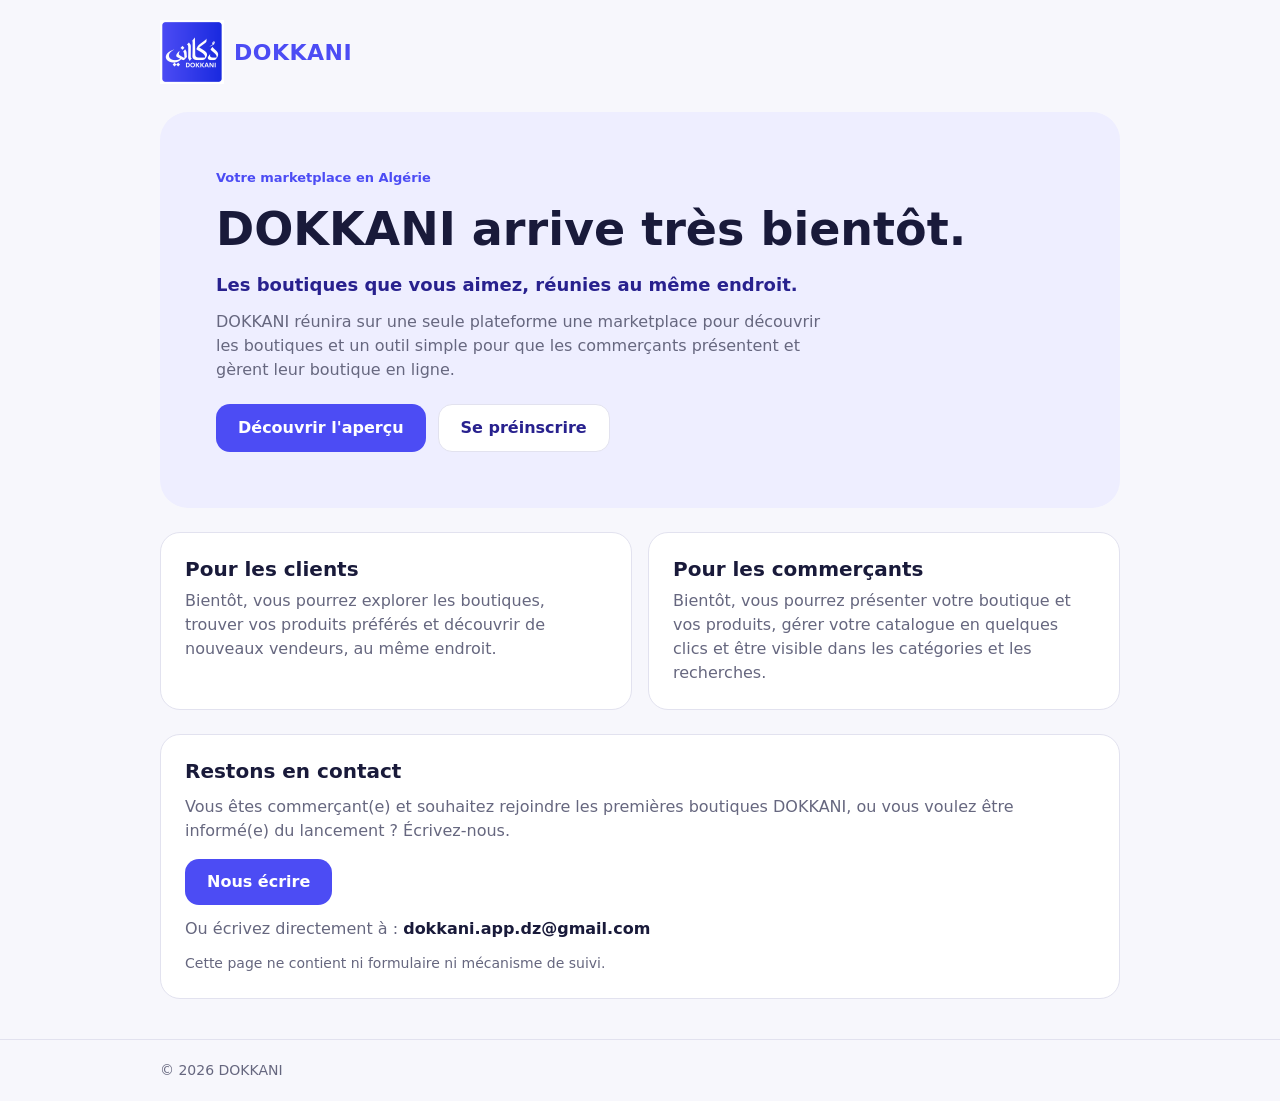
<file: index.html>
<!DOCTYPE html>
<html lang="fr">
<head>
  <meta charset="UTF-8">
  <meta name="viewport" content="width=device-width, initial-scale=1.0">
  <meta name="description" content="DOKKANI, votre marketplace en Algérie, arrive très bientôt : les boutiques que vous aimez, réunies au même endroit.">
  <meta name="theme-color" content="#4C4CF4">
  <title>DOKKANI — Lancement très bientôt</title>
  <link rel="icon" href="logo.png">
  <style>
    /* Page d'attente autonome : aucun script, aucune ressource externe.
       Couleurs : palette officielle DOKKANI (docs/DECISIONS.md, style.css). */
    :root {
      --color-primary: #4C4CF4;
      --color-primary-hover: #3535C9;
      --color-primary-light: #EEEEFF;
      --color-brand-deep: #28218E;
      --color-white: #FFFFFF;
      --color-background: #F7F7FC;
      --color-border: #E2E2EF;
      --color-text-secondary: #66677F;
      --color-text: #292A45;
      --color-heading: #191A3A;
      --radius-lg: 20px;
      --radius-md: 14px;
    }

    *, *::before, *::after { box-sizing: border-box; }

    body {
      margin: 0;
      font-family: system-ui, -apple-system, "Segoe UI", Roboto, "Noto Sans Arabic",
        "Noto Naskh Arabic", "Geeza Pro", Tahoma, Arial, sans-serif;
      font-size: 16px;
      line-height: 1.5;
      color: var(--color-text);
      background: var(--color-background);
      min-height: 100vh;
      display: flex;
      flex-direction: column;
      overflow-wrap: break-word;
    }

    .container { width: min(960px, 100% - 32px); margin-inline: auto; }

    h1, h2 { margin: 0; line-height: 1.2; color: var(--color-heading); }
    p { margin: 0; }

    header { padding-block: 20px; }
    .brand {
      display: flex;
      align-items: center;
      gap: 10px;
      font-weight: 800;
      font-size: 22px;
      color: var(--color-primary);
      letter-spacing: .5px;
    }
    .brand img { width: 64px; height: 64px; object-fit: contain; }

    main { flex: 1; display: grid; gap: 24px; padding-block: 8px 40px; }

    .hero {
      padding: clamp(24px, 5vw, 56px);
      border-radius: 28px;
      background: var(--color-primary-light);
    }
    .eyebrow { color: var(--color-primary); font-weight: 600; font-size: 13px; }
    .hero h1 { font-size: clamp(28px, 6vw, 46px); margin-block: 14px; }
    .lead { font-size: 18px; font-weight: 600; color: var(--color-brand-deep); }
    .intro { margin-block-start: 12px; max-width: 60ch; color: var(--color-text-secondary); }

    .cards { display: grid; grid-template-columns: repeat(auto-fit, minmax(240px, 1fr)); gap: 16px; }
    .card {
      padding: 24px;
      border-radius: var(--radius-lg);
      background: var(--color-white);
      border: 1px solid var(--color-border);
    }
    .card h2 { font-size: 20px; margin-block-end: 8px; }
    .card p { color: var(--color-text-secondary); }
    .contact p { margin-block-start: 12px; }

    .btn {
      display: inline-flex;
      align-items: center;
      justify-content: center;
      min-height: 44px;
      margin-block-start: 16px;
      padding: 11px 22px;
      border-radius: var(--radius-md);
      background: var(--color-primary);
      color: var(--color-white);
      font-weight: 600;
      text-decoration: none;
    }
    .btn:hover { background: var(--color-primary-hover); }
    .actions { display: flex; flex-wrap: wrap; gap: 12px; margin-block-start: 22px; }
    .actions .btn { margin-block-start: 0; }
    .btn-outline { background: var(--color-white); color: var(--color-brand-deep); border: 1px solid var(--color-border); }
    .btn-outline:hover { background: var(--color-white); color: var(--color-primary); border-color: var(--color-primary); }
    .btn:focus-visible { outline: 3px solid var(--color-primary); outline-offset: 2px; }

    .email { direction: ltr; unicode-bidi: isolate; font-weight: 600; color: var(--color-heading); }
    .note { font-size: 14px; }

    footer {
      padding-block: 20px;
      border-block-start: 1px solid var(--color-border);
      color: var(--color-text-secondary);
      font-size: 14px;
    }
  </style>
</head>
<body>
  <header>
    <div class="container brand">
      <img src="logo.png" alt="" width="64" height="64">
      <span>DOKKANI</span>
    </div>
  </header>

  <main class="container">
    <section class="hero" aria-labelledby="titre">
      <p class="eyebrow">Votre marketplace en Algérie</p>
      <h1 id="titre">DOKKANI arrive très bientôt.</h1>
      <p class="lead">Les boutiques que vous aimez, réunies au même endroit.</p>
      <p class="intro">DOKKANI réunira sur une seule plateforme une marketplace pour découvrir les boutiques et un outil simple pour que les commerçants présentent et gèrent leur boutique en ligne.</p>
      <div class="actions">
        <a class="btn" href="apercu/">Découvrir l'aperçu</a>
        <a class="btn btn-outline" href="https://preinscription.dokkani-dz.com/">Se préinscrire</a>
      </div>
    </section>

    <div class="cards">
      <section class="card" aria-labelledby="clients">
        <h2 id="clients">Pour les clients</h2>
        <p>Bientôt, vous pourrez explorer les boutiques, trouver vos produits préférés et découvrir de nouveaux vendeurs, au même endroit.</p>
      </section>
      <section class="card" aria-labelledby="commercants">
        <h2 id="commercants">Pour les commerçants</h2>
        <p>Bientôt, vous pourrez présenter votre boutique et vos produits, gérer votre catalogue en quelques clics et être visible dans les catégories et les recherches.</p>
      </section>
    </div>

    <section class="card contact" aria-labelledby="contact">
      <h2 id="contact">Restons en contact</h2>
      <p>Vous êtes commerçant(e) et souhaitez rejoindre les premières boutiques DOKKANI, ou vous voulez être informé(e) du lancement ? Écrivez-nous.</p>
      <a class="btn" href="mailto:dokkani.app.dz@gmail.com?subject=Lancement%20de%20DOKKANI">Nous écrire</a>
      <p>Ou écrivez directement à : <span class="email">dokkani.app.dz@gmail.com</span></p>
      <p class="note">Cette page ne contient ni formulaire ni mécanisme de suivi.</p>
    </section>
  </main>

  <footer>
    <div class="container">© 2026 DOKKANI</div>
  </footer>
</body>
</html>
</file>
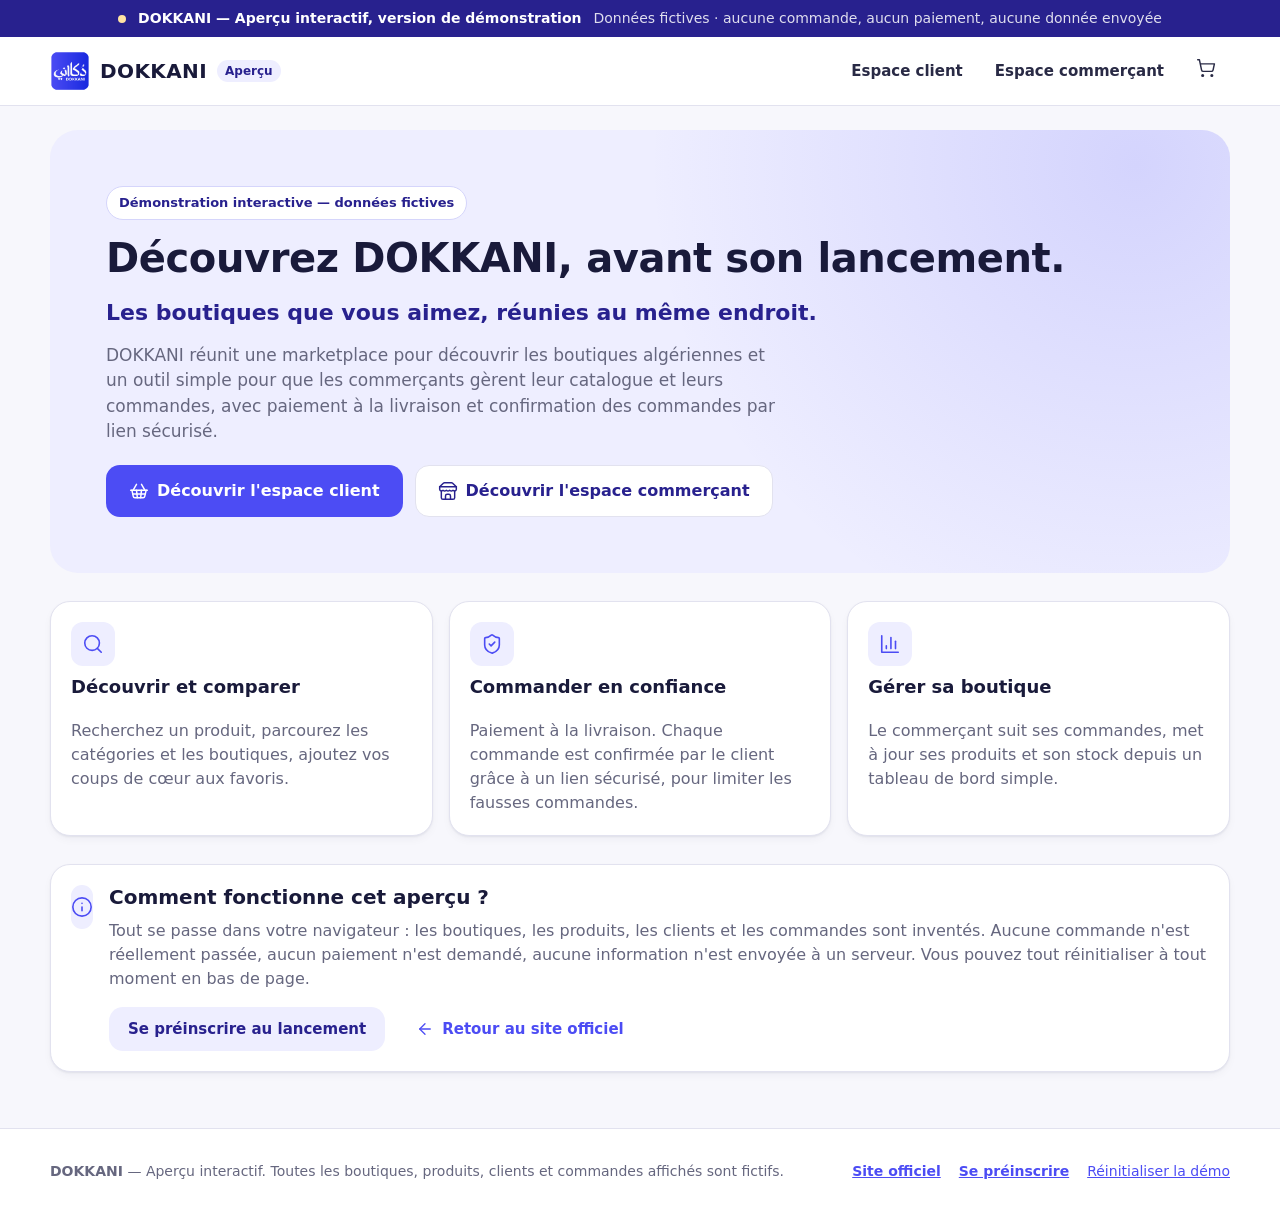
<file: apercu/index.html>
<!DOCTYPE html>
<html lang="fr">
<head>
  <meta charset="UTF-8">
  <meta name="viewport" content="width=device-width, initial-scale=1.0">
  <!-- Sécurité : aucune ressource ni connexion externe n'est autorisée sur cette page -->
  <meta http-equiv="Content-Security-Policy" content="default-src 'none'; script-src 'self'; style-src 'self'; img-src 'self'; connect-src 'self'; font-src 'self'; manifest-src 'self'; base-uri 'none'; form-action 'none'; object-src 'none'">
  <meta name="referrer" content="no-referrer">
  <meta name="robots" content="noindex, nofollow">
  <meta name="description" content="Aperçu interactif de DOKKANI : démonstration avec des données fictives des espaces client et commerçant.">
  <meta name="theme-color" content="#4C4CF4">
  <title>Aperçu interactif — DOKKANI (démonstration)</title>
  <link rel="icon" href="logo.png">
  <link rel="stylesheet" href="demo.css">
</head>
<body>
  <a class="skip-link" href="#app">Aller au contenu</a>

  <div class="demo-banner" role="note">
    <span class="demo-banner-dot" aria-hidden="true"></span>
    <strong>DOKKANI — Aperçu interactif, version de démonstration</strong>
    <span class="demo-banner-sub">Données fictives · aucune commande, aucun paiement, aucune donnée envoyée</span>
  </div>

  <header class="topbar">
    <div class="container topbar-inner">
      <a class="brand" href="#/" aria-label="Accueil de l'aperçu DOKKANI">
        <img src="logo.png" alt="" width="40" height="40">
        <span>DOKKANI</span>
        <span class="brand-tag">Aperçu</span>
      </a>
      <nav class="topnav" aria-label="Espaces de démonstration">
        <a href="#/client" data-nav="client">Espace client</a>
        <a href="#/commercant" data-nav="commercant">Espace commerçant</a>
        <a class="topnav-cart" href="#/client/panier" data-nav="panier" aria-label="Panier">
          <span data-icon="shopping-cart"></span>
          <span class="cart-count" id="cartCount">0</span>
        </a>
      </nav>
    </div>
  </header>

  <main id="app" class="container" tabindex="-1">
    <noscript>
      <p class="notice">Cette démonstration a besoin de JavaScript pour fonctionner.</p>
    </noscript>
  </main>

  <footer class="footer">
    <div class="container footer-inner">
      <div>
        <strong>DOKKANI</strong> — Aperçu interactif. Toutes les boutiques, produits,
        clients et commandes affichés sont fictifs.
      </div>
      <div class="footer-links">
        <a href="../">Site officiel</a>
        <a href="https://preinscription.dokkani-dz.com/" rel="noopener">Se préinscrire</a>
        <button class="link-btn" type="button" id="resetDemo">Réinitialiser la démo</button>
      </div>
    </div>
  </footer>

  <div class="toast" id="toast" role="status" aria-live="polite"></div>

  <script src="icons.js"></script>
  <script src="data.js"></script>
  <script src="app.js"></script>
</body>
</html>
</file>
<file: apercu/demo.css>
/* ==========================================================
   DOKKANI — Aperçu interactif : styles
   Palette officielle (docs/DECISIONS.md). Propriétés logiques (RTL prêt).
   ========================================================== */
:root {
  --color-primary: #4C4CF4;
  --color-primary-hover: #3535C9;
  --color-primary-light: #EEEEFF;
  --color-brand-deep: #28218E;
  --color-white: #FFFFFF;
  --color-background: #F7F7FC;
  --color-surface-secondary: #EEEEF6;
  --color-border: #E2E2EF;
  --color-text-muted: #9091A8;
  --color-text-secondary: #66677F;
  --color-text: #292A45;
  --color-heading: #191A3A;

  /* Accents décoratifs (visuels produits uniquement) */
  --tone-lilac: #D9D2FF;
  --tone-blue: #A8C7FF;
  --tone-mint: #C7F3E5;
  --tone-amber: #FFE3A3;
  --tone-pink: #F6B8C4;

  --color-success: #137A56;
  --color-success-bg: #E6F6EF;
  --color-warning: #9A5B00;
  --color-warning-bg: #FFF4DB;
  --color-error: #C73550;
  --color-error-bg: #FCECEF;
  --color-info: #2866BD;
  --color-info-bg: #EAF2FF;

  --radius-xl: 28px;
  --radius-lg: 20px;
  --radius-md: 14px;
  --radius-sm: 10px;
  --shadow-sm: 0 1px 2px rgba(25, 26, 58, .06), 0 4px 12px -4px rgba(25, 26, 58, .08);
  --shadow-hover: 0 14px 30px -12px rgba(40, 33, 142, .28);
  --ease: cubic-bezier(.2, .7, .2, 1);
}

*, *::before, *::after { box-sizing: border-box; }

html { scroll-padding-top: 96px; }

body {
  margin: 0;
  font-family: system-ui, -apple-system, "Segoe UI", Roboto, "Noto Sans Arabic", Tahoma, Arial, sans-serif;
  font-size: 16px;
  line-height: 1.5;
  color: var(--color-text);
  background: var(--color-background);
  min-height: 100vh;
  display: flex;
  flex-direction: column;
  overflow-wrap: break-word;
  -webkit-text-size-adjust: 100%;
  text-size-adjust: 100%;
}

h1, h2, h3 { color: var(--color-heading); line-height: 1.2; margin: 0; }
h1 { font-size: clamp(26px, 4.5vw, 40px); letter-spacing: -.01em; }
h2 { font-size: 20px; }
h3 { font-size: 16px; }
p { margin: 0; }
a { color: var(--color-primary); }
h1:focus { outline: none; }

.container { width: min(1180px, 100% - 32px); margin-inline: auto; }
.muted { color: var(--color-text-secondary); }
.small { font-size: 14px; }
.sr-only {
  position: absolute; width: 1px; height: 1px; padding: 0; margin: -1px;
  overflow: hidden; clip: rect(0 0 0 0); white-space: nowrap; border: 0;
}

.skip-link {
  position: absolute; inset-inline-start: 12px; inset-block-start: -60px; z-index: 100;
  padding: 10px 16px; border-radius: var(--radius-sm);
  background: var(--color-brand-deep); color: var(--color-white); font-weight: 600;
}
.skip-link:focus { inset-block-start: 12px; }

:focus-visible { outline: 3px solid var(--color-primary); outline-offset: 2px; }

/* ---------- Bandeau de démonstration ---------- */
.demo-banner {
  display: flex; flex-wrap: wrap; align-items: center; justify-content: center; gap: 4px 12px;
  padding: 8px 16px;
  background: var(--color-brand-deep); color: var(--color-white);
  font-size: 14px; text-align: center;
}
.demo-banner-sub { opacity: .85; }
.demo-banner-dot {
  width: 8px; height: 8px; border-radius: 50%; background: var(--tone-amber); flex-shrink: 0;
}

/* ---------- En-tête ---------- */
.topbar {
  position: sticky; inset-block-start: 0; z-index: 20;
  background: rgba(255, 255, 255, .92);
  backdrop-filter: saturate(1.4) blur(10px);
  border-block-end: 1px solid var(--color-border);
}
.topbar-inner { display: flex; align-items: center; justify-content: space-between; gap: 16px; min-height: 68px; }
.brand {
  display: inline-flex; align-items: center; gap: 10px;
  font-weight: 800; font-size: 20px; color: var(--color-heading); text-decoration: none; letter-spacing: .02em;
}
.brand img { border-radius: 10px; }
.brand-tag {
  font-size: 12px; font-weight: 700; letter-spacing: 0;
  padding: 2px 8px; border-radius: 999px;
  background: var(--color-primary-light); color: var(--color-brand-deep);
}
.topnav { display: flex; align-items: center; gap: 4px; }
.topnav a {
  display: inline-flex; align-items: center; gap: 6px;
  min-height: 44px; padding: 8px 14px; border-radius: var(--radius-sm);
  color: var(--color-text); text-decoration: none; font-weight: 600; font-size: 15px;
}
.topnav a:hover { background: var(--color-primary-light); color: var(--color-brand-deep); }
.topnav a.is-active { background: var(--color-primary-light); color: var(--color-primary); }
.topnav-cart { position: relative; }
.cart-count {
  min-width: 20px; height: 20px; padding-inline: 6px; border-radius: 999px;
  background: var(--color-primary); color: var(--color-white);
  font-size: 12px; font-weight: 700; line-height: 20px; text-align: center;
}
.cart-count[hidden] { display: none; }

/* ---------- Mise en page ---------- */
main { flex: 1; padding-block: 24px 56px; }
.stack { display: grid; gap: 16px; align-content: start; }
.stack-lg { display: grid; gap: 28px; }
.stack-lg > section > h2, .stack-lg > section > .section-head { margin-block-end: 14px; }

.card {
  background: var(--color-white);
  border: 1px solid var(--color-border);
  border-radius: var(--radius-lg);
  padding: 20px;
  box-shadow: var(--shadow-sm);
}
.card > h2 + * { margin-block-start: 12px; }

.page-head { display: flex; flex-wrap: wrap; align-items: flex-end; justify-content: space-between; gap: 12px; }
.page-head h1 { font-size: clamp(24px, 3.6vw, 32px); }
.page-head p { margin-block-start: 6px; }

.section-head { display: flex; flex-wrap: wrap; align-items: center; justify-content: space-between; gap: 12px; }
.toolbar { display: flex; flex-wrap: wrap; gap: 8px; align-items: center; }

.back-link {
  display: inline-flex; align-items: center; gap: 6px; justify-self: start;
  font-weight: 600; text-decoration: none; min-height: 44px;
}
.back-link:hover { text-decoration: underline; }

/* ---------- Boutons ---------- */
.btn {
  display: inline-flex; align-items: center; justify-content: center; gap: 8px;
  min-height: 44px; padding: 10px 18px;
  border: 1px solid transparent; border-radius: var(--radius-md);
  font: inherit; font-weight: 600; font-size: 15px; line-height: 1.2;
  text-decoration: none; cursor: pointer;
  transition: background-color .2s var(--ease), color .2s var(--ease), border-color .2s var(--ease), transform .2s var(--ease);
}
.btn:active { transform: translateY(1px); }
.btn[disabled] { opacity: .55; cursor: not-allowed; transform: none; }
.btn-lg { min-height: 52px; padding: 14px 22px; font-size: 16px; }
.btn-block { width: 100%; }
.btn-primary { background: var(--color-primary); color: var(--color-white); }
.btn-primary:hover:not([disabled]) { background: var(--color-primary-hover); }
.btn-secondary { background: var(--color-white); color: var(--color-brand-deep); border-color: var(--color-border); }
.btn-secondary:hover { border-color: var(--color-primary); color: var(--color-primary); }
.btn-soft { background: var(--color-primary-light); color: var(--color-brand-deep); }
.btn-soft:hover:not([disabled]) { background: #E2E2FF; }
.btn-soft[aria-pressed="true"] { background: var(--color-primary); color: var(--color-white); }
.btn-ghost { background: transparent; color: var(--color-primary); }
.btn-ghost:hover { background: var(--color-primary-light); }
.btn-danger { background: var(--color-white); color: var(--color-error); border-color: #F2C5CE; }
.btn-danger:hover { background: var(--color-error-bg); }

.link-btn {
  background: none; border: 0; padding: 0; font: inherit; color: var(--color-primary);
  text-decoration: underline; cursor: pointer; min-height: 44px;
}

.icon-btn {
  display: inline-grid; place-items: center;
  width: 40px; height: 40px; flex-shrink: 0;
  border: 1px solid var(--color-border); border-radius: var(--radius-sm);
  background: var(--color-white); color: var(--color-text);
  cursor: pointer; transition: background-color .2s var(--ease), color .2s var(--ease), border-color .2s var(--ease);
}
.icon-btn:hover:not([disabled]) { border-color: var(--color-primary); color: var(--color-primary); background: var(--color-primary-light); }
.icon-btn[disabled] { opacity: .45; cursor: not-allowed; }
.icon-btn.danger:hover:not([disabled]) { color: var(--color-error); border-color: var(--color-error); background: var(--color-error-bg); }
.fav-btn.is-active { color: var(--color-error); }

/* ---------- Héros ---------- */
.hero {
  padding: clamp(24px, 5vw, 56px);
  border-radius: var(--radius-xl);
  background:
    radial-gradient(circle at 92% 8%, rgba(76, 76, 244, .16), transparent 42%),
    var(--color-primary-light);
  display: grid; gap: 14px;
}
.hero .lead { font-size: clamp(18px, 2.4vw, 22px); font-weight: 600; color: var(--color-brand-deep); }
.hero-text { max-width: 62ch; color: var(--color-text-secondary); font-size: 17px; }
.hero-actions { display: flex; flex-wrap: wrap; gap: 12px; margin-block-start: 6px; }
.eyebrow { color: var(--color-primary); font-weight: 700; font-size: 13px; }
.pill {
  display: inline-block; padding: 6px 12px; border-radius: 999px;
  background: var(--color-white); color: var(--color-brand-deep); border: 1px solid #D5D5FB;
  font-size: 13px; font-weight: 700;
}

.grid-3 { display: grid; gap: 16px; grid-template-columns: repeat(auto-fit, minmax(240px, 1fr)); }
.feature { display: grid; gap: 10px; align-content: start; }
.feature h2 { font-size: 18px; }
.feature-icon, .info-icon, .stat-icon, .workflow-icon {
  display: grid; place-items: center; width: 44px; height: 44px; border-radius: 12px;
  background: var(--color-primary-light); color: var(--color-primary);
}
.info-card { display: flex; gap: 16px; align-items: flex-start; }
.info-card > div:last-child { display: grid; gap: 10px; }

/* ---------- Sous-navigation des espaces ---------- */
.subnav {
  display: flex; align-items: center; gap: 6px; flex-wrap: wrap;
  padding: 6px; border-radius: var(--radius-md);
  background: var(--color-white); border: 1px solid var(--color-border);
}
.subnav-label {
  display: inline-flex; align-items: center; gap: 6px;
  padding: 8px 12px; margin-inline-end: auto;
  font-size: 14px; font-weight: 700; color: var(--color-brand-deep);
}
.subnav-link {
  display: inline-flex; align-items: center; gap: 6px;
  min-height: 40px; padding: 8px 14px; border-radius: var(--radius-sm);
  color: var(--color-text); text-decoration: none; font-weight: 600; font-size: 14px;
}
.subnav-link:hover { background: var(--color-primary-light); }
.subnav-link.is-active { background: var(--color-primary); color: var(--color-white); }
.count-dot {
  min-width: 20px; height: 20px; padding-inline: 6px; border-radius: 999px;
  background: var(--color-warning-bg); color: var(--color-warning);
  font-size: 12px; font-weight: 700; line-height: 20px; text-align: center;
}
.subnav-link.is-active .count-dot { background: var(--color-white); color: var(--color-brand-deep); }

/* ---------- Recherche et catégories ---------- */
.search {
  display: flex; align-items: center; gap: 8px;
  max-width: 640px; padding: 6px; padding-inline-start: 14px;
  background: var(--color-white); border: 1px solid var(--color-border); border-radius: var(--radius-md);
  box-shadow: var(--shadow-sm);
}
.search:focus-within { border-color: var(--color-primary); }
.search-ico { color: var(--color-text-muted); display: inline-flex; }
.search input {
  flex: 1; min-width: 0; min-height: 44px; border: 0; outline: none; background: transparent;
  font: inherit; color: var(--color-text);
}

.categories { display: grid; gap: 10px; grid-template-columns: repeat(auto-fill, minmax(100px, 1fr)); }
.category {
  display: grid; justify-items: center; gap: 8px; padding: 14px 8px;
  border: 1px solid var(--color-border); border-radius: var(--radius-md);
  background: var(--color-white); color: var(--color-text);
  font: inherit; font-size: 14px; font-weight: 600; cursor: pointer;
  transition: border-color .2s var(--ease), background-color .2s var(--ease);
}
.category:hover { border-color: var(--color-primary); }
.category-icon {
  display: grid; place-items: center; width: 44px; height: 44px; border-radius: 12px;
  background: var(--color-primary-light); color: var(--color-primary);
}
.category[aria-pressed="true"] { border-color: var(--color-primary); background: var(--color-primary-light); color: var(--color-brand-deep); }
.category[aria-pressed="true"] .category-icon { background: var(--color-primary); color: var(--color-white); }

.select, .field input, .field textarea {
  width: 100%; min-height: 44px; padding: 10px 12px;
  border: 1px solid var(--color-border); border-radius: var(--radius-sm);
  background: var(--color-white); color: var(--color-text); font: inherit;
}
.toolbar .select { width: auto; }
.select:focus, .field input:focus, .field textarea:focus { outline: none; border-color: var(--color-primary); box-shadow: 0 0 0 3px rgba(76, 76, 244, .15); }

/* ---------- Produits ---------- */
.grid-products { display: grid; gap: 16px; grid-template-columns: repeat(auto-fill, minmax(210px, 1fr)); }
.span-all { grid-column: 1 / -1; }

.product-card { padding: 0; overflow: hidden; display: flex; flex-direction: column; transition: box-shadow .25s var(--ease), transform .25s var(--ease); }
.product-card:hover { box-shadow: var(--shadow-hover); transform: translateY(-2px); }
.product-link { display: block; color: inherit; text-decoration: none; flex: 1; }
.product-body { display: grid; gap: 4px; padding: 14px 16px 6px; }
.product-body h3 { font-size: 16px; }
.product-body .badge { justify-self: start; margin-block-start: 4px; }
.product-foot { display: flex; align-items: center; justify-content: space-between; gap: 8px; padding: 8px 16px 16px; }
.product-actions { display: flex; gap: 6px; }
.price { font-weight: 800; color: var(--color-brand-deep); direction: ltr; unicode-bidi: isolate; white-space: nowrap; }
.price-lg { font-size: 28px; }

.visual {
  display: grid; place-items: center; aspect-ratio: 4 / 3;
  color: var(--color-brand-deep);
  background-image: radial-gradient(circle at 30% 25%, rgba(255, 255, 255, .7), transparent 55%);
}
.visual .visual-ico { opacity: .85; }
.visual-lg { aspect-ratio: 1 / 1; border-radius: var(--radius-lg); }
.visual-sm { width: 56px; height: 56px; aspect-ratio: auto; border-radius: 12px; flex-shrink: 0; }
.visual-sm .visual-ico { width: 26px; height: 26px; }
.tone-lilac { background-color: var(--tone-lilac); }
.tone-blue { background-color: var(--tone-blue); }
.tone-mint { background-color: var(--tone-mint); }
.tone-amber { background-color: var(--tone-amber); }
.tone-pink { background-color: var(--tone-pink); }

.product-detail { display: grid; gap: 28px; grid-template-columns: minmax(0, 1fr) minmax(0, 1.1fr); align-items: start; }
.product-detail-body { display: grid; gap: 12px; }
.shop-inline { display: inline-flex; align-items: center; gap: 6px; font-weight: 600; justify-self: start; }
.buy-row { display: flex; flex-wrap: wrap; gap: 10px; align-items: center; }
.qty { display: inline-flex; align-items: center; gap: 6px; }
.qty-value { min-width: 32px; text-align: center; font-weight: 700; }
.qty-value.is-out { color: var(--color-error); }
.assurances { list-style: none; margin: 6px 0 0; padding: 14px 0 0; border-block-start: 1px solid var(--color-border); display: grid; gap: 10px; }
.assurances li { display: flex; align-items: center; gap: 10px; color: var(--color-text-secondary); }
.assurances .ico { color: var(--color-primary); }

/* ---------- Boutiques ---------- */
.grid-shops { display: grid; gap: 12px; grid-template-columns: repeat(auto-fill, minmax(280px, 1fr)); }
.shop-card { display: flex; align-items: center; gap: 14px; color: inherit; text-decoration: none; transition: border-color .2s var(--ease); }
.shop-card:hover { border-color: var(--color-primary); }
.shop-card-body { flex: 1; display: grid; gap: 2px; }
.shop-meta { display: flex; align-items: center; gap: 4px; color: var(--color-text-secondary); }
.shop-chevron { color: var(--color-text-muted); }
.shop-avatar {
  display: grid; place-items: center; width: 52px; height: 52px; border-radius: 14px; flex-shrink: 0;
  color: var(--color-brand-deep);
}
.shop-avatar-lg { width: 88px; height: 88px; border-radius: 22px; }
.shop-header { display: flex; gap: 20px; align-items: flex-start; }
.shop-header > div:last-child { display: grid; gap: 10px; }
.lead-sm { font-size: 18px; font-weight: 600; color: var(--color-brand-deep); }
.shop-facts { list-style: none; margin: 0; padding: 0; display: flex; flex-wrap: wrap; gap: 8px 18px; }
.shop-facts li { display: inline-flex; align-items: center; gap: 6px; color: var(--color-text-secondary); font-size: 14px; }

/* ---------- Badges, notices ---------- */
.badge {
  display: inline-flex; align-items: center; gap: 4px;
  padding: 4px 10px; border-radius: 999px; font-size: 13px; font-weight: 700; white-space: nowrap;
}
.badge-warning { background: var(--color-warning-bg); color: var(--color-warning); }
.badge-info { background: var(--color-info-bg); color: var(--color-info); }
.badge-success { background: var(--color-success-bg); color: var(--color-success); }
.badge-error { background: var(--color-error-bg); color: var(--color-error); }
.badge-primary { background: var(--color-primary-light); color: var(--color-brand-deep); }
.badge-muted { background: var(--color-surface-secondary); color: var(--color-text-secondary); }

.notice { display: flex; gap: 10px; align-items: flex-start; padding: 12px 14px; border-radius: var(--radius-sm); font-size: 14px; }
.notice .ico { flex-shrink: 0; margin-block-start: 1px; }
.notice-info { background: var(--color-info-bg); color: var(--color-info); }
.notice-warning { background: var(--color-warning-bg); color: var(--color-warning); }
.notice-error { background: var(--color-error-bg); color: var(--color-error); }

.empty h1 { font-size: 22px; }
.empty { text-align: center; padding: 40px 20px; display: grid; gap: 12px; justify-items: center; background: var(--color-white); border: 1px dashed var(--color-border); border-radius: var(--radius-lg); }

/* ---------- Panier et commande ---------- */
.cart-layout { display: grid; gap: 20px; grid-template-columns: minmax(0, 1fr) minmax(280px, 360px); align-items: start; }
.cart-shop { display: flex; align-items: center; gap: 8px; font-size: 17px; }
.cart-list { list-style: none; margin: 0; padding: 0; display: grid; }
.cart-line { display: flex; align-items: center; gap: 12px; padding-block: 12px; border-block-start: 1px solid var(--color-border); flex-wrap: wrap; }
.cart-line:first-child { border-block-start: 0; }
.cart-line-info { flex: 1; min-width: 140px; display: grid; }
.cart-line-info a { font-weight: 600; color: var(--color-heading); text-decoration: none; }
.cart-line-info a:hover { color: var(--color-primary); }
.cart-line-total { min-width: 90px; text-align: end; }

.summary { display: grid; gap: 10px; position: sticky; inset-block-start: 92px; }
.summary-row { display: flex; justify-content: space-between; gap: 12px; font-size: 15px; }
.summary-row span:last-child { direction: ltr; unicode-bidi: isolate; white-space: nowrap; }
.summary-row.is-total { font-weight: 800; font-size: 17px; color: var(--color-heading); }
.summary hr { width: 100%; border: 0; border-block-start: 1px solid var(--color-border); margin: 4px 0; }

.form { display: grid; gap: 14px; align-content: start; }
.field { display: grid; gap: 6px; font-size: 14px; font-weight: 600; color: var(--color-heading); }
.field textarea { resize: vertical; }
.field-row { display: grid; gap: 12px; grid-template-columns: 1fr 1fr; }
.readonly {
  min-height: 44px; padding: 10px 12px; border-radius: var(--radius-sm);
  background: var(--color-surface-secondary); color: var(--color-text-secondary); font-weight: 500;
}
.pay-method { display: flex; gap: 12px; align-items: center; padding: 14px; border: 1px solid var(--color-primary); border-radius: var(--radius-md); background: var(--color-primary-light); color: var(--color-brand-deep); }
.form-message { font-size: 14px; min-height: 1.2em; }
.form-message.is-error { color: var(--color-error); }
.inline-form { display: flex; flex-wrap: wrap; align-items: flex-end; gap: 10px; margin-block-start: 18px; padding-block-start: 16px; border-block-start: 1px solid var(--color-border); }
.inline-form .field { flex: 1; min-width: 220px; }

/* ---------- Commandes ---------- */
.order-list { list-style: none; margin: 0; padding: 0; display: grid; gap: 10px; }
.order-row {
  display: grid; grid-template-columns: minmax(0, 1fr) auto auto auto; align-items: center; gap: 14px;
  color: inherit; text-decoration: none; transition: border-color .2s var(--ease);
}
.order-row:hover { border-color: var(--color-primary); }
.order-row > .ico { color: var(--color-text-muted); }
.order-total { direction: ltr; unicode-bidi: isolate; white-space: nowrap; color: var(--color-heading); }
.order-list.compact .order-row { box-shadow: none; padding: 14px; }

.actions { display: flex; flex-wrap: wrap; gap: 10px; margin-block-start: 16px; }

.timeline { list-style: none; margin: 16px 0 0; padding: 0; display: grid; }
.timeline-step { display: grid; grid-template-columns: 28px 1fr; gap: 12px; padding-block-end: 18px; position: relative; }
.timeline-step::before {
  content: ""; position: absolute; inset-inline-start: 13px; inset-block: 28px 0;
  width: 2px; background: var(--color-border);
}
.timeline-step:last-child::before { display: none; }
.timeline-step.is-done::before { background: var(--color-primary); }
.timeline-dot {
  display: grid; place-items: center; width: 28px; height: 28px; border-radius: 50%;
  border: 2px solid var(--color-border); background: var(--color-white); color: var(--color-white);
}
.timeline-step.is-done .timeline-dot { background: var(--color-primary); border-color: var(--color-primary); }
.timeline-step.is-current .timeline-dot { box-shadow: 0 0 0 5px rgba(76, 76, 244, .18); }
.timeline-step strong { color: var(--color-heading); }

.secure-link { display: flex; gap: 12px; padding: 14px; margin-block-start: 8px; border-radius: var(--radius-md); background: var(--color-primary-light); color: var(--color-brand-deep); }
.secure-link > div { display: grid; gap: 4px; }

.history { list-style: none; margin: 0; padding: 0; display: grid; gap: 8px; }
.history li { display: flex; align-items: center; justify-content: space-between; gap: 12px; }

.chips { display: flex; flex-wrap: wrap; gap: 8px; }
.chip {
  display: inline-flex; align-items: center; gap: 8px; min-height: 40px; padding: 8px 14px;
  border: 1px solid var(--color-border); border-radius: 999px; background: var(--color-white);
  font: inherit; font-size: 14px; font-weight: 600; color: var(--color-text); cursor: pointer;
}
.chip:hover { border-color: var(--color-primary); }
.chip[aria-pressed="true"] { background: var(--color-primary); border-color: var(--color-primary); color: var(--color-white); }
.chip-count { font-size: 12px; padding: 1px 7px; border-radius: 999px; background: var(--color-surface-secondary); color: var(--color-text-secondary); }
.chip[aria-pressed="true"] .chip-count { background: rgba(255, 255, 255, .22); color: var(--color-white); }

/* ---------- Tableau de bord ---------- */
.grid-stats { display: grid; gap: 14px; grid-template-columns: repeat(auto-fit, minmax(200px, 1fr)); }
.stat { display: grid; gap: 4px; }
.stat-icon { margin-block-end: 6px; }
.stat-value { font-size: 26px; font-weight: 800; color: var(--color-heading); direction: ltr; unicode-bidi: isolate; text-align: start; }
.dash-layout { display: grid; gap: 20px; grid-template-columns: minmax(0, 1.4fr) minmax(0, 1fr); align-items: start; }

.bars { display: grid; grid-template-columns: repeat(7, 1fr); gap: 10px; height: 200px; margin-block-start: 16px; }
.bar-col { display: grid; grid-template-rows: auto 1fr auto; gap: 6px; text-align: center; min-height: 0; }
.bar-track { display: flex; align-items: flex-end; min-height: 0; }
.bar { width: 100%; border-radius: 8px 8px 4px 4px; background: linear-gradient(180deg, var(--color-primary), var(--color-brand-deep)); min-height: 6px; }
.bar-value { font-size: 13px; font-weight: 700; color: var(--color-brand-deep); }
.bar-label { font-size: 12px; color: var(--color-text-secondary); }

.workflow { list-style: none; margin: 16px 0 0; padding: 0; display: grid; gap: 14px; grid-template-columns: repeat(auto-fit, minmax(200px, 1fr)); counter-reset: none; }
.workflow li { display: grid; gap: 8px; align-content: start; padding: 16px; border-radius: var(--radius-md); background: var(--color-background); }
.workflow strong { color: var(--color-heading); }

.product-rows { list-style: none; margin: 0; padding: 0; display: grid; gap: 10px; align-content: start; }
.product-row { display: flex; align-items: center; gap: 14px; padding: 12px 14px; flex-wrap: wrap; }
.product-row-info { flex: 1; min-width: 160px; display: grid; gap: 2px; }
.product-row-info .badge { justify-self: start; }

/* ---------- Pied de page, toast ---------- */
.footer { border-block-start: 1px solid var(--color-border); background: var(--color-white); padding-block: 20px; font-size: 14px; color: var(--color-text-secondary); }
.footer-inner { display: flex; flex-wrap: wrap; align-items: center; justify-content: space-between; gap: 12px; }
.footer-links { display: flex; flex-wrap: wrap; align-items: center; gap: 4px 18px; }
.footer-links a { font-weight: 600; min-height: 44px; display: inline-flex; align-items: center; }

.toast {
  position: fixed; inset-block-end: 20px; inset-inline-start: 50%; z-index: 50;
  transform: translate(-50%, 140%);
  max-width: min(520px, calc(100% - 32px));
  padding: 12px 18px; border-radius: var(--radius-md);
  background: var(--color-heading); color: var(--color-white); font-size: 15px;
  box-shadow: var(--shadow-hover);
  opacity: 0; transition: transform .3s var(--ease), opacity .3s var(--ease);
  pointer-events: none;
}
.toast.show { transform: translate(-50%, 0); opacity: 1; }

.notice:empty, .toast:empty { display: none; }

/* ---------- Responsive ---------- */
@media (max-width: 900px) {
  .cart-layout, .dash-layout, .product-detail { grid-template-columns: 1fr; }
  .summary { position: static; }
  .visual-lg { max-width: 420px; }
}

@media (max-width: 640px) {
  .container { width: calc(100% - 24px); }
  .topbar-inner { flex-wrap: wrap; gap: 4px; padding-block: 8px; min-height: 0; }
  .topnav { width: 100%; justify-content: space-between; }
  .topnav a { padding: 8px 10px; font-size: 14px; }
  .brand-tag { display: none; }
  .demo-banner { font-size: 13px; }
  .demo-banner-sub, .demo-banner-dot { display: none; }
  .subnav { display: grid; grid-template-columns: repeat(auto-fit, minmax(128px, 1fr)); }
  .subnav-label { grid-column: 1 / -1; padding-block: 4px; }
  .hero-actions .btn { width: 100%; }
  .search { flex-wrap: wrap; padding: 8px; }
  .search input { flex-basis: calc(100% - 40px); }
  .search .btn { width: 100%; }
  .grid-products { grid-template-columns: repeat(2, minmax(0, 1fr)); gap: 10px; }
  .product-body { padding: 10px 12px 4px; }
  .product-body h3 { font-size: 15px; }
  .product-foot { padding: 6px 12px 12px; flex-wrap: wrap; }
  .categories { grid-template-columns: repeat(auto-fill, minmax(96px, 1fr)); }
  .shop-header { flex-direction: column; }
  .order-row { grid-template-columns: minmax(0, 1fr) auto; }
  .order-row .order-total { grid-column: 1; }
  .order-row > .ico { display: none; }
  .subnav-link { justify-content: center; }
  .field-row { grid-template-columns: 1fr; }
  .cart-line-total { min-width: 0; }
  .info-card { flex-direction: column; }
}

@media (max-width: 360px) {
  .grid-products { grid-template-columns: 1fr; }
}

@media (prefers-reduced-motion: reduce) {
  *, *::before, *::after { transition: none !important; animation: none !important; scroll-behavior: auto !important; }
}
</file>
